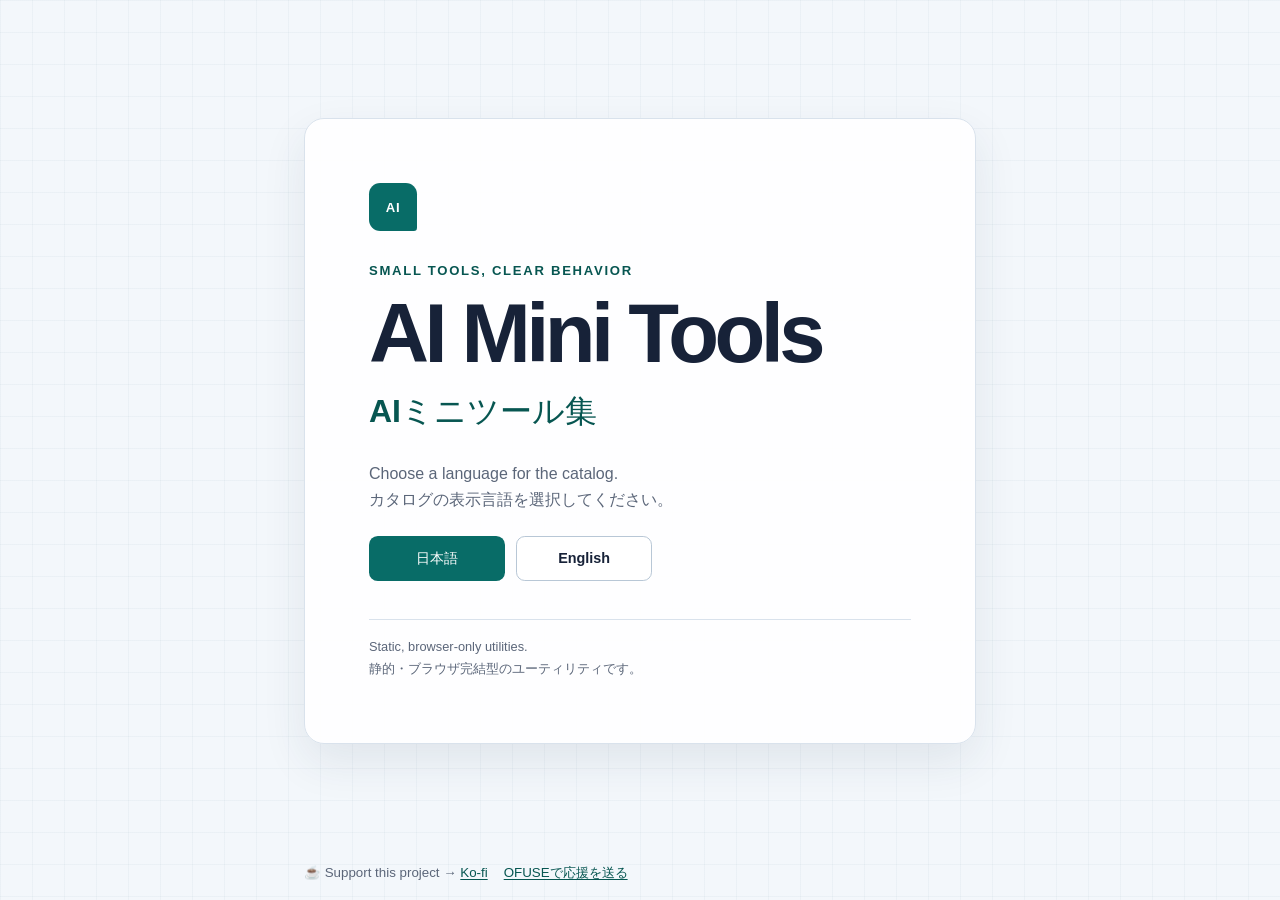
<file: docs/index.html>
<!doctype html>
<html lang="en">
<head>
  <meta charset="utf-8">
  <meta name="viewport" content="width=device-width, initial-scale=1">
  <meta name="description" content="Choose Japanese or English for the AI Mini Tools catalog.">
  <meta name="color-scheme" content="light">
  <title>AI Mini Tools / AIミニツール集</title>
  <link rel="icon" href="./assets/favicon.svg" type="image/svg+xml">
  <link rel="stylesheet" href="./assets/css/site.css">
</head>
<body class="landing-page">
  <a class="skip-link" href="#main">Skip to language selection</a>

  <main id="main" class="landing-shell">
    <div class="brand-mark" aria-hidden="true">AI</div>
    <p class="eyebrow">Small tools, clear behavior</p>
    <h1>AI Mini Tools</h1>
    <p class="landing-japanese" lang="ja">AIミニツール集</p>
    <p class="landing-summary">
      Choose a language for the catalog.<br>
      <span lang="ja">カタログの表示言語を選択してください。</span>
    </p>

    <nav class="language-choice" aria-label="Language / 言語">
      <a class="button button-primary" href="./ja/" lang="ja">日本語</a>
      <a class="button button-secondary" href="./en/" lang="en">English</a>
    </nav>

    <p class="landing-note">
      Static, browser-only utilities.<br>
      <span lang="ja">静的・ブラウザ完結型のユーティリティです。</span>
    </p>
  </main>

  <footer class="landing-support" aria-label="Project support">
    <div class="support-links">
      <span>☕ Support this project → <a href="https://ko-fi.com/noarecord" target="_blank" rel="noopener">Ko-fi</a></span>
      <a href="https://ofuse.me/o?uid=142448" data-ofuse-widget-button data-ofuse-id="142448" data-ofuse-size="small">OFUSEで応援を送る</a>
      <script async src="https://ofuse.me/assets/platform/widget.js" charset="utf-8"></script>
    </div>
  </footer>
</body>
</html>
</file>
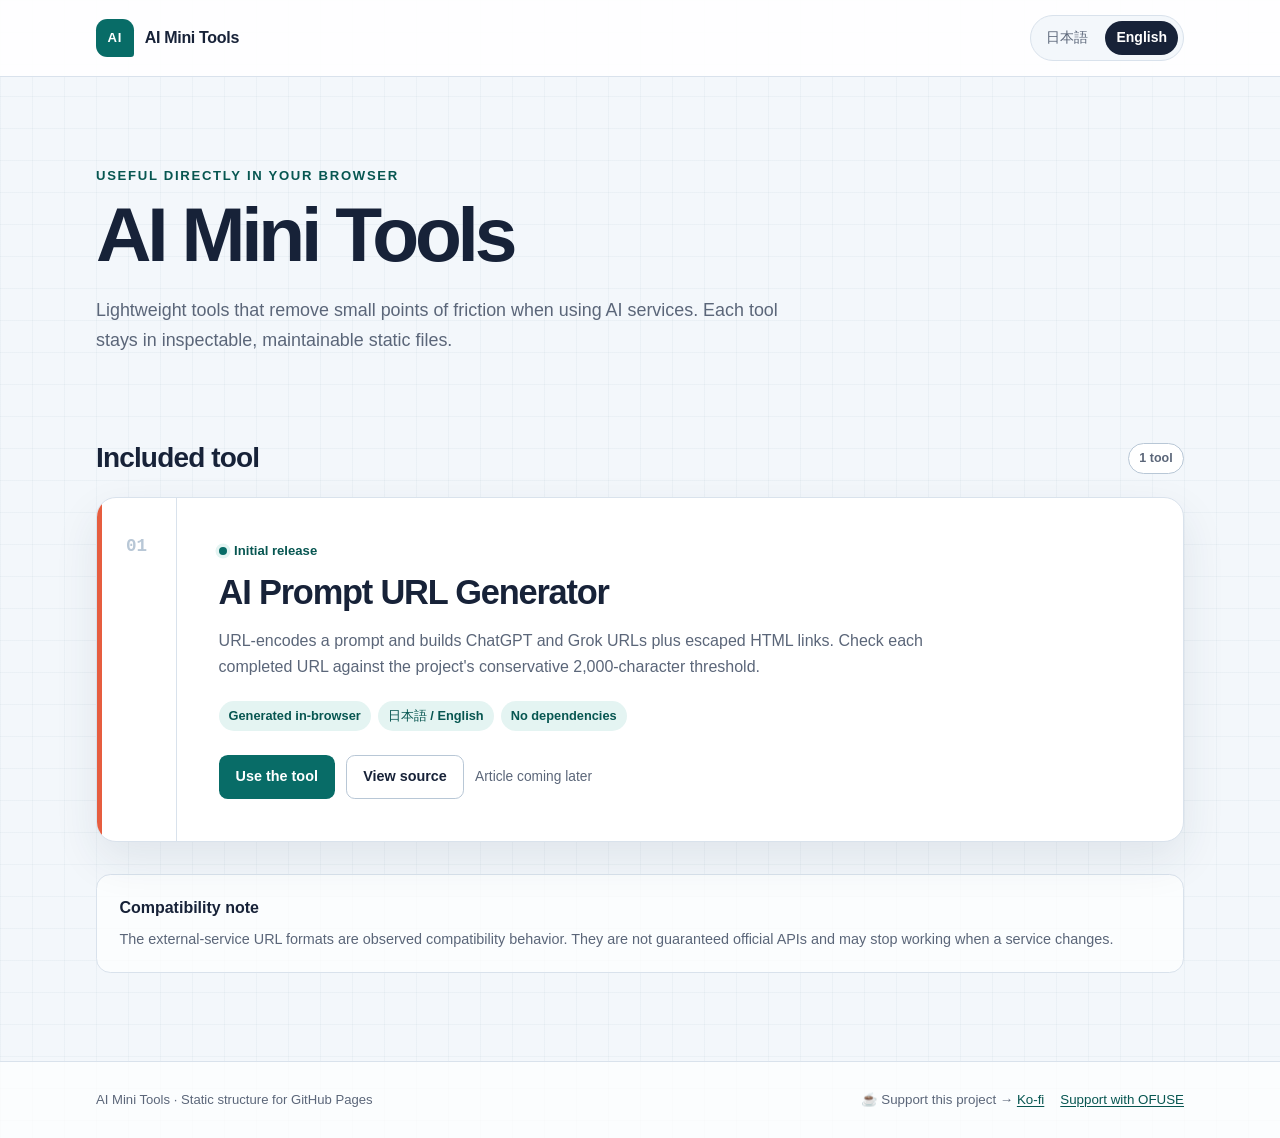
<file: docs/en/index.html>
<!doctype html>
<html lang="en">
<head>
  <meta charset="utf-8">
  <meta name="viewport" content="width=device-width, initial-scale=1">
  <meta name="description" content="A catalog of small, practical utilities for working with AI services.">
  <meta name="color-scheme" content="light">
  <title>AI Mini Tools</title>
  <link rel="icon" href="../assets/favicon.svg" type="image/svg+xml">
  <link rel="stylesheet" href="../assets/css/site.css">
</head>
<body>
  <a class="skip-link" href="#main">Skip to content</a>

  <header class="site-header">
    <div class="site-shell header-inner">
      <a class="brand" href="../" aria-label="AI Mini Tools language selection">
        <span class="brand-mark" aria-hidden="true">AI</span>
        <span>AI Mini Tools</span>
      </a>
      <nav class="language-nav" aria-label="Language">
        <a href="../ja/" lang="ja">日本語</a>
        <a href="./" lang="en" aria-current="page">English</a>
      </nav>
    </div>
  </header>

  <main id="main" class="site-shell page-main">
    <section class="catalog-intro" aria-labelledby="page-title">
      <p class="eyebrow">Useful directly in your browser</p>
      <h1 id="page-title">AI Mini Tools</h1>
      <p>Lightweight tools that remove small points of friction when using AI services. Each tool stays in inspectable, maintainable static files.</p>
    </section>

    <section aria-labelledby="tools-heading">
      <div class="section-heading">
        <h2 id="tools-heading">Included tool</h2>
        <span class="count-badge">1 tool</span>
      </div>

      <article class="tool-card">
        <div class="tool-number" aria-hidden="true">01</div>
        <div class="tool-content">
          <p class="tool-status"><span class="status-dot" aria-hidden="true"></span>Initial release</p>
          <h3>AI Prompt URL Generator</h3>
          <p>URL-encodes a prompt and builds ChatGPT and Grok URLs plus escaped HTML links. Check each completed URL against the project's conservative 2,000-character threshold.</p>
          <ul class="tag-list" aria-label="Features">
            <li>Generated in-browser</li>
            <li>日本語 / English</li>
            <li>No dependencies</li>
          </ul>
          <div class="tool-actions">
            <a class="button button-primary" href="../tools/ai-prompt-url-generator/?lang=en">Use the tool</a>
            <a class="button button-secondary" href="https://github.com/NoaRecord/ai-mini-tools/blob/main/docs/tools/ai-prompt-url-generator/index.html">View source</a>
            <span class="text-pending">Article coming later</span>
          </div>
        </div>
      </article>
    </section>

    <aside class="notice-panel" aria-labelledby="notice-title">
      <h2 id="notice-title">Compatibility note</h2>
      <p>The external-service URL formats are observed compatibility behavior. They are not guaranteed official APIs and may stop working when a service changes.</p>
    </aside>
  </main>

  <footer class="site-footer">
    <div class="site-shell footer-content">
      <span>AI Mini Tools · Static structure for GitHub Pages</span>
      <div class="support-links">
        <span>☕ Support this project → <a href="https://ko-fi.com/noarecord" target="_blank" rel="noopener">Ko-fi</a></span>
        <a href="https://ofuse.me/o?uid=142448" data-ofuse-widget-button data-ofuse-id="142448" data-ofuse-size="small">Support with OFUSE</a>
        <script async src="https://ofuse.me/assets/platform/widget.js" charset="utf-8"></script>
      </div>
    </div>
  </footer>
</body>
</html>
</file>
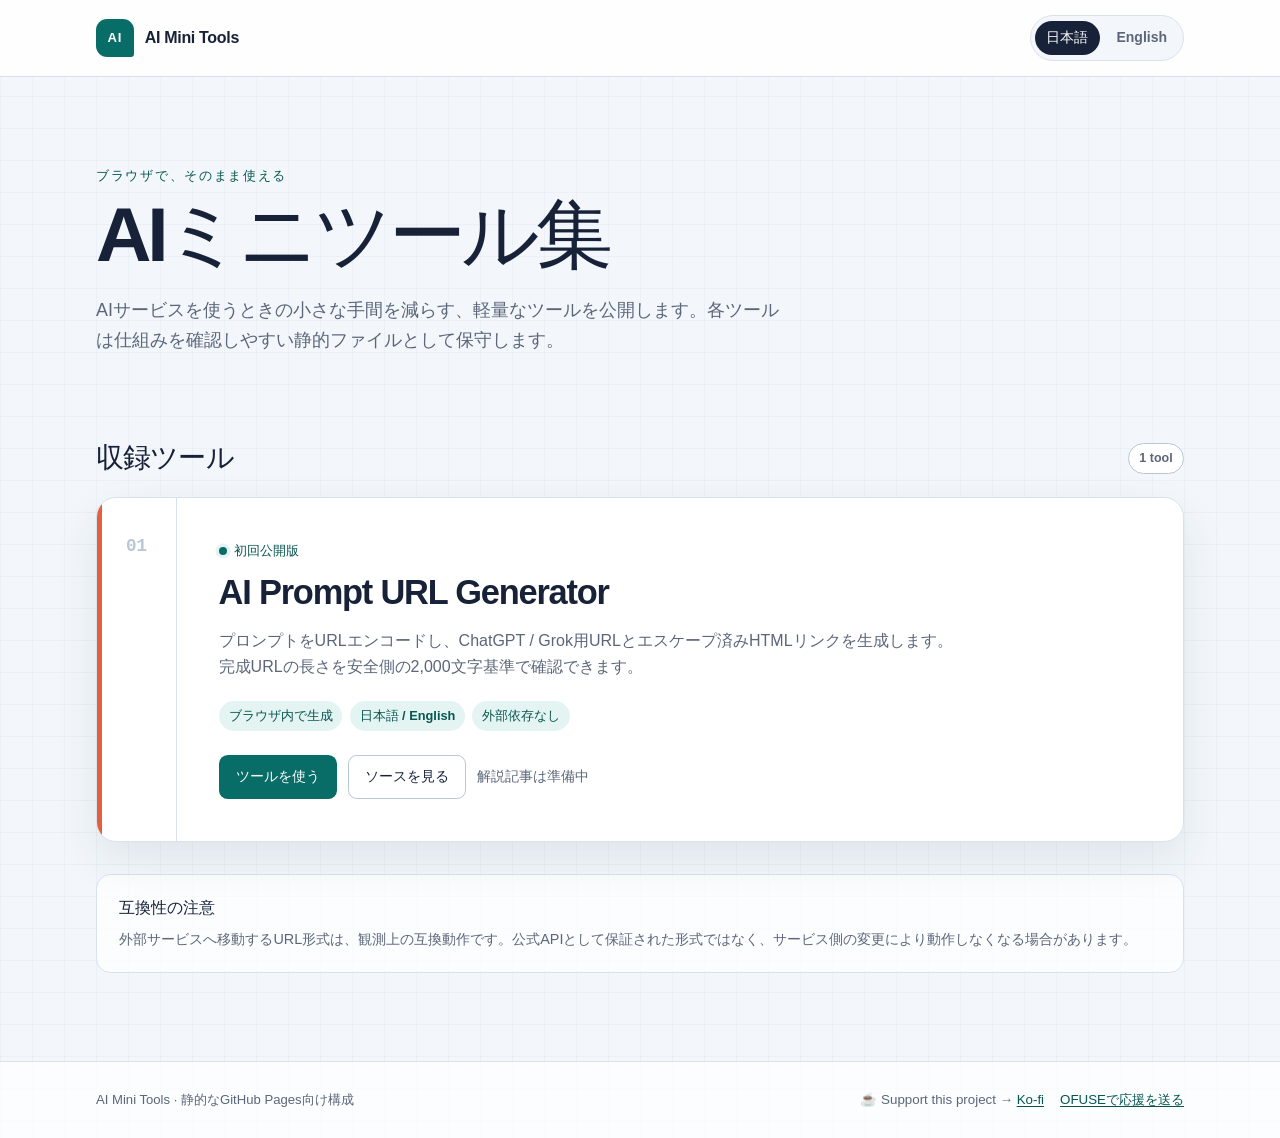
<file: docs/ja/index.html>
<!doctype html>
<html lang="ja">
<head>
  <meta charset="utf-8">
  <meta name="viewport" content="width=device-width, initial-scale=1">
  <meta name="description" content="小さく実用的なAI関連ユーティリティをまとめた、AIミニツール集です。">
  <meta name="color-scheme" content="light">
  <title>AIミニツール集</title>
  <link rel="icon" href="../assets/favicon.svg" type="image/svg+xml">
  <link rel="stylesheet" href="../assets/css/site.css">
</head>
<body>
  <a class="skip-link" href="#main">本文へ移動</a>

  <header class="site-header">
    <div class="site-shell header-inner">
      <a class="brand" href="../" aria-label="AIミニツール集 言語選択へ">
        <span class="brand-mark" aria-hidden="true">AI</span>
        <span>AI Mini Tools</span>
      </a>
      <nav class="language-nav" aria-label="言語">
        <a href="./" lang="ja" aria-current="page">日本語</a>
        <a href="../en/" lang="en">English</a>
      </nav>
    </div>
  </header>

  <main id="main" class="site-shell page-main">
    <section class="catalog-intro" aria-labelledby="page-title">
      <p class="eyebrow">ブラウザで、そのまま使える</p>
      <h1 id="page-title">AIミニツール集</h1>
      <p>AIサービスを使うときの小さな手間を減らす、軽量なツールを公開します。各ツールは仕組みを確認しやすい静的ファイルとして保守します。</p>
    </section>

    <section aria-labelledby="tools-heading">
      <div class="section-heading">
        <h2 id="tools-heading">収録ツール</h2>
        <span class="count-badge">1 tool</span>
      </div>

      <article class="tool-card">
        <div class="tool-number" aria-hidden="true">01</div>
        <div class="tool-content">
          <p class="tool-status"><span class="status-dot" aria-hidden="true"></span>初回公開版</p>
          <h3>AI Prompt URL Generator</h3>
          <p>プロンプトをURLエンコードし、ChatGPT / Grok用URLとエスケープ済みHTMLリンクを生成します。完成URLの長さを安全側の2,000文字基準で確認できます。</p>
          <ul class="tag-list" aria-label="特徴">
            <li>ブラウザ内で生成</li>
            <li>日本語 / English</li>
            <li>外部依存なし</li>
          </ul>
          <div class="tool-actions">
            <a class="button button-primary" href="../tools/ai-prompt-url-generator/?lang=ja">ツールを使う</a>
            <a class="button button-secondary" href="https://github.com/NoaRecord/ai-mini-tools/blob/main/docs/tools/ai-prompt-url-generator/index.html">ソースを見る</a>
            <span class="text-pending">解説記事は準備中</span>
          </div>
        </div>
      </article>
    </section>

    <aside class="notice-panel" aria-labelledby="notice-title">
      <h2 id="notice-title">互換性の注意</h2>
      <p>外部サービスへ移動するURL形式は、観測上の互換動作です。公式APIとして保証された形式ではなく、サービス側の変更により動作しなくなる場合があります。</p>
    </aside>
  </main>

  <footer class="site-footer">
    <div class="site-shell footer-content">
      <span>AI Mini Tools · 静的なGitHub Pages向け構成</span>
      <div class="support-links">
        <span>☕ Support this project → <a href="https://ko-fi.com/noarecord" target="_blank" rel="noopener">Ko-fi</a></span>
        <a href="https://ofuse.me/o?uid=142448" data-ofuse-widget-button data-ofuse-id="142448" data-ofuse-size="small">OFUSEで応援を送る</a>
        <script async src="https://ofuse.me/assets/platform/widget.js" charset="utf-8"></script>
      </div>
    </div>
  </footer>
</body>
</html>
</file>
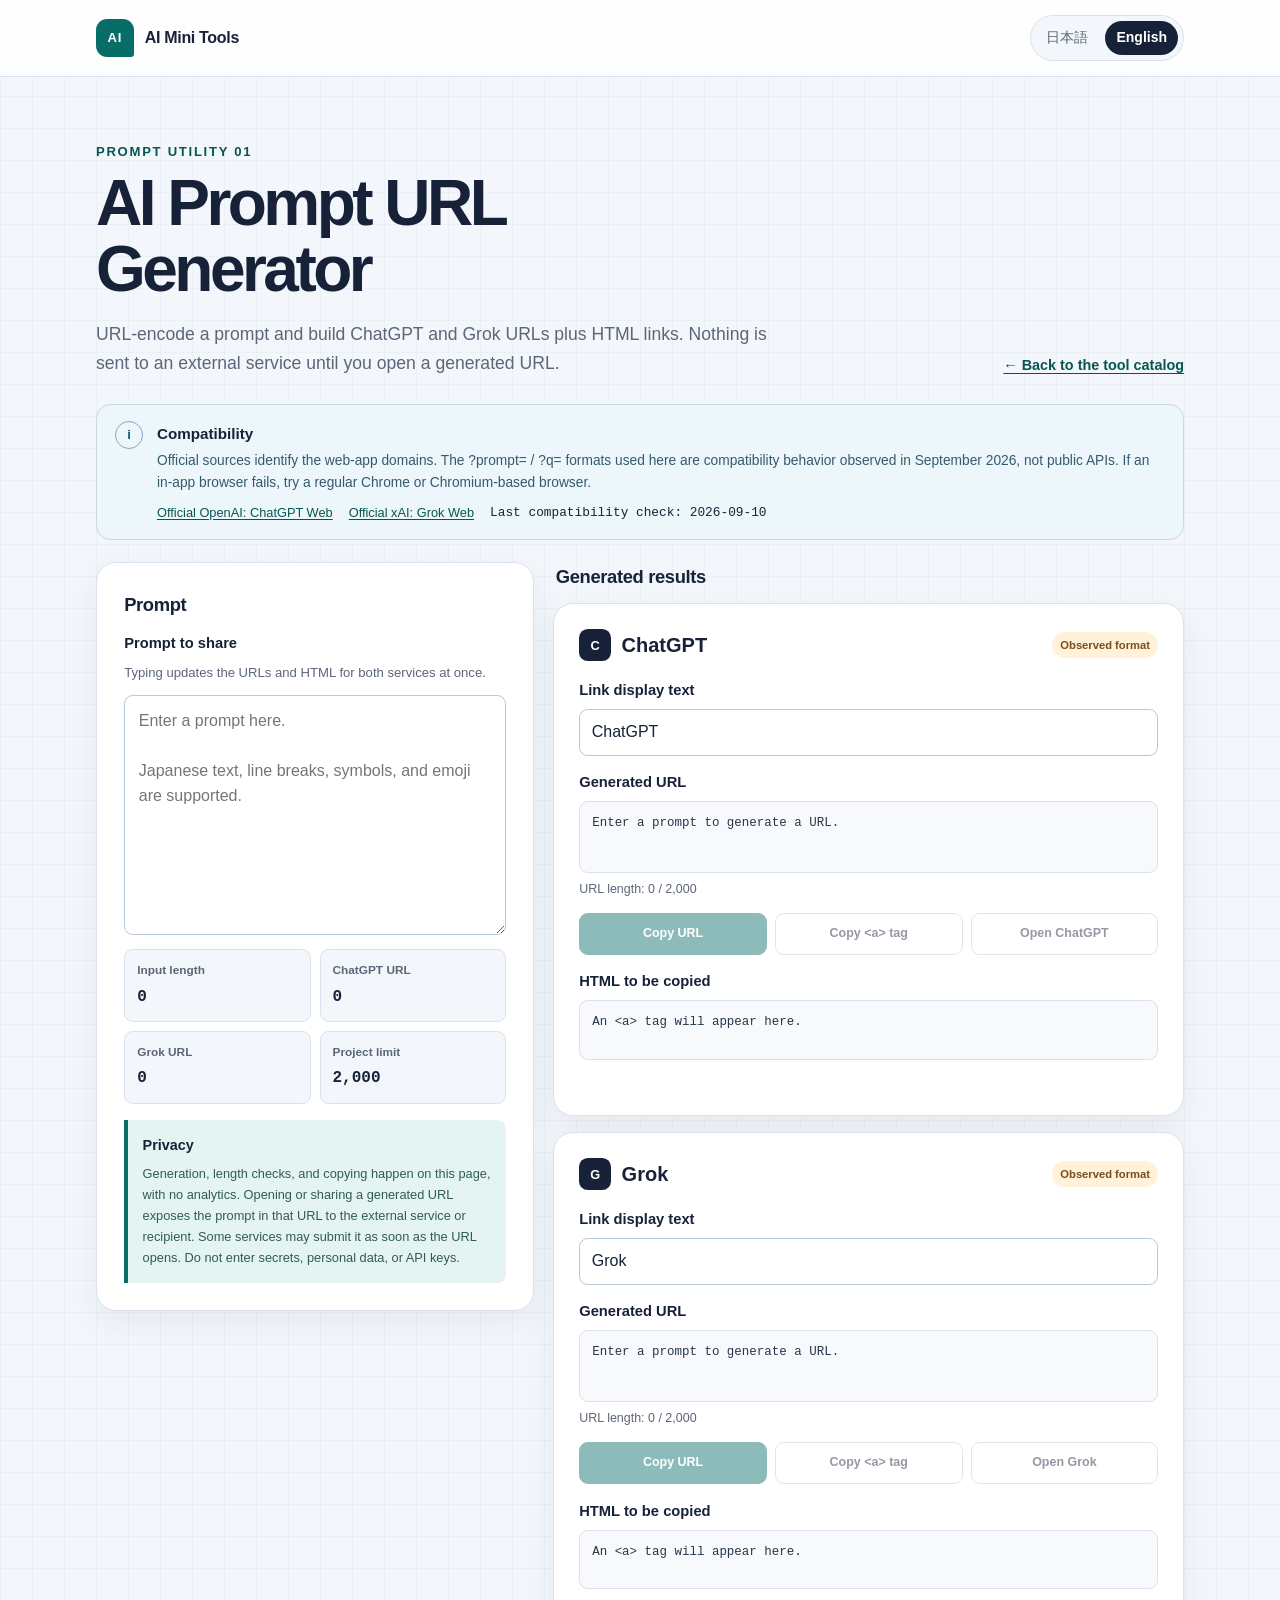
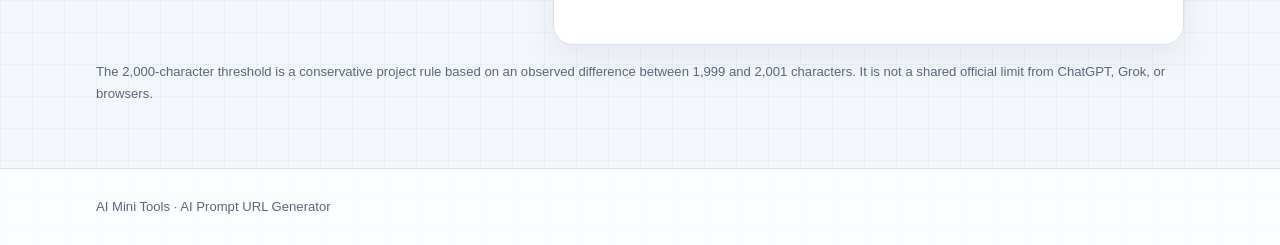
<file: docs/tools/ai-prompt-url-generator/index.html>
<!doctype html>
<html lang="ja">
<head>
  <meta charset="utf-8">
  <meta name="viewport" content="width=device-width, initial-scale=1">
  <meta name="description" content="プロンプト入りのChatGPT / Grok URLとHTMLリンクをブラウザ内で生成します。">
  <meta name="color-scheme" content="light">
  <title>AI Prompt URL Generator | AIミニツール集</title>
  <link rel="icon" href="../../assets/favicon.svg" type="image/svg+xml">
  <link rel="stylesheet" href="../../assets/css/site.css">
  <link rel="stylesheet" href="../../assets/css/prompt-url-generator.css">
  <script src="../../assets/js/prompt-url-core.js" defer></script>
  <script src="../../assets/js/prompt-url-generator.js" defer></script>
</head>
<body>
  <a class="skip-link" href="#generator" data-i18n="skipLink">ツール本体へ移動</a>

  <header class="site-header">
    <div class="site-shell header-inner">
      <a id="brand-link" class="brand" href="../../ja/">
        <span class="brand-mark" aria-hidden="true">AI</span>
        <span>AI Mini Tools</span>
      </a>
      <nav class="language-nav" data-i18n-aria-label="languageLabel" aria-label="言語">
        <a href="?lang=ja" lang="ja" data-language-link="ja" aria-current="page">日本語</a>
        <a href="?lang=en" lang="en" data-language-link="en">English</a>
      </nav>
    </div>
  </header>

  <main class="site-shell tool-main">
    <section class="tool-intro" aria-labelledby="page-title">
      <div class="tool-intro-copy">
        <p class="eyebrow" data-i18n="eyebrow">Prompt utility 01</p>
        <h1 id="page-title" data-i18n="title">AI Prompt URL Generator</h1>
        <p data-i18n="description">プロンプトをURLエンコードし、ChatGPT / Grok用のURLとHTMLリンクを生成します。入力内容は、生成URLを開くまで外部サービスへ送信しません。</p>
      </div>
      <a id="catalog-link" class="catalog-return" href="../../ja/" data-i18n="catalogLink">← ツール一覧へ戻る</a>
    </section>

    <aside class="compatibility-banner" aria-labelledby="compatibility-title">
      <span class="compatibility-icon" aria-hidden="true">i</span>
      <div>
        <h2 id="compatibility-title" data-i18n="compatibilityTitle">互換性について</h2>
        <p data-i18n="compatibilityText">公式資料で確認できるのはWebアプリのドメインです。ここで使う ?prompt= / ?q= は2026年9月の実機観測に基づく互換形式で、公開APIではありません。内部ブラウザで開けない場合は、通常のChrome / Chromium系ブラウザを試してください。</p>
        <div class="compatibility-links">
          <a href="https://learn.chatgpt.com/docs/web" target="_blank" rel="noopener noreferrer" data-i18n="openAiReference">OpenAI公式: ChatGPT Web</a>
          <a href="https://docs.x.ai/grok/faq" target="_blank" rel="noopener noreferrer" data-i18n="xaiReference">xAI公式: Grok Web</a>
          <span class="verification-line" data-i18n="verificationLabel">最終互換確認: 2026-09-10</span>
        </div>
      </div>
    </aside>

    <section id="generator" class="generator-layout" aria-label="AI Prompt URL Generator">
      <div class="panel prompt-panel">
        <div class="panel-heading">
          <h2 data-i18n="promptSection">プロンプト</h2>
        </div>

        <label class="field-label" for="prompt" data-i18n="promptLabel">共有するプロンプト</label>
        <p id="prompt-hint" class="field-hint" data-i18n="promptHint">入力すると、2サービス分のURLとHTMLを同時に更新します。</p>
        <textarea id="prompt" aria-describedby="prompt-hint privacy-note" data-i18n-placeholder="promptPlaceholder" placeholder="ここにプロンプトを入力してください。&#10;&#10;日本語、改行、記号、絵文字も使用できます。" spellcheck="false"></textarea>

        <dl class="stats-grid">
          <div class="stat-box">
            <dt data-i18n="inputLength">入力文字数</dt>
            <dd id="prompt-length">0</dd>
          </div>
          <div class="stat-box">
            <dt data-i18n="chatgptLength">ChatGPT URL</dt>
            <dd id="chatgpt-length">0</dd>
          </div>
          <div class="stat-box">
            <dt data-i18n="grokLength">Grok URL</dt>
            <dd id="grok-length">0</dd>
          </div>
          <div class="stat-box">
            <dt data-i18n="projectLimit">自主上限</dt>
            <dd>2,000</dd>
          </div>
        </dl>

        <div id="overall-error" class="overall-error" role="alert" hidden></div>

        <aside id="privacy-note" class="privacy-note" aria-labelledby="privacy-title">
          <h3 id="privacy-title" data-i18n="privacyTitle">プライバシー</h3>
          <p data-i18n="privacyText">生成・文字数判定・コピー処理はこのページ内で行い、アクセス解析はありません。生成URLを開く、または共有すると、URL内のプロンプトが外部サービスや共有先に渡ります。サービスによっては、開くだけで送信が始まる場合があります。秘密情報、個人情報、APIキーは入力しないでください。</p>
        </aside>

        <noscript class="noscript-warning">このツールを使用するにはJavaScriptを有効にしてください。 / Enable JavaScript to use this tool.</noscript>
      </div>

      <div class="results-column">
        <h2 class="results-heading" data-i18n="resultsHeading">生成結果</h2>

        <div class="service-stack">
          <article class="service-card" aria-labelledby="chatgpt-title">
            <header class="service-header">
              <div class="service-name">
                <span class="service-initial" aria-hidden="true">C</span>
                <h3 id="chatgpt-title">ChatGPT</h3>
              </div>
              <span class="assumption-badge" data-i18n="observedFormat">観測上の形式</span>
            </header>

            <div class="service-field">
              <label class="field-label" for="chatgpt-link-text" data-i18n="linkTextLabel">リンク表示文字列</label>
              <input id="chatgpt-link-text" type="text" value="ChatGPT" spellcheck="false">
            </div>

            <div class="url-section">
              <span class="field-label" data-i18n="generatedUrlLabel">生成されたURL</span>
              <code id="chatgpt-url" class="url-box">プロンプトを入力してください。</code>
              <p id="chatgpt-url-info" class="url-info">URL長: 0 / 2,000</p>
            </div>

            <div class="action-row">
              <button id="copy-chatgpt-url" class="action-button primary" type="button" disabled data-i18n="copyUrl">URLをコピー</button>
              <button id="copy-chatgpt-html" class="action-button" type="button" disabled data-i18n="copyHtml">&lt;a&gt;タグをコピー</button>
              <button id="open-chatgpt" class="action-button" type="button" disabled>ChatGPTを開く</button>
            </div>

            <div class="html-section">
              <span class="field-label" data-i18n="htmlPreviewLabel">コピーされるHTML</span>
              <code id="chatgpt-html" class="html-box">&lt;a&gt;タグを生成します。</code>
            </div>
            <p id="chatgpt-status" class="copy-status" role="status" aria-live="polite"></p>
          </article>

          <article class="service-card" aria-labelledby="grok-title">
            <header class="service-header">
              <div class="service-name">
                <span class="service-initial" aria-hidden="true">G</span>
                <h3 id="grok-title">Grok</h3>
              </div>
              <span class="assumption-badge" data-i18n="observedFormat">観測上の形式</span>
            </header>

            <div class="service-field">
              <label class="field-label" for="grok-link-text" data-i18n="linkTextLabel">リンク表示文字列</label>
              <input id="grok-link-text" type="text" value="Grok" spellcheck="false">
            </div>

            <div class="url-section">
              <span class="field-label" data-i18n="generatedUrlLabel">生成されたURL</span>
              <code id="grok-url" class="url-box">プロンプトを入力してください。</code>
              <p id="grok-url-info" class="url-info">URL長: 0 / 2,000</p>
            </div>

            <div class="action-row">
              <button id="copy-grok-url" class="action-button primary" type="button" disabled data-i18n="copyUrl">URLをコピー</button>
              <button id="copy-grok-html" class="action-button" type="button" disabled data-i18n="copyHtml">&lt;a&gt;タグをコピー</button>
              <button id="open-grok" class="action-button" type="button" disabled>Grokを開く</button>
            </div>

            <div class="html-section">
              <span class="field-label" data-i18n="htmlPreviewLabel">コピーされるHTML</span>
              <code id="grok-html" class="html-box">&lt;a&gt;タグを生成します。</code>
            </div>
            <p id="grok-status" class="copy-status" role="status" aria-live="polite"></p>
          </article>
        </div>
      </div>
    </section>

    <p class="limit-note" data-i18n="limitNote">2,000文字は、1,999 / 2,001文字で差が出た実測をもとにした安全側の自主基準です。ChatGPT、Grok、ブラウザの公式な共通上限ではありません。</p>
  </main>

  <footer class="site-footer">
    <div class="site-shell">AI Mini Tools · AI Prompt URL Generator</div>
  </footer>
</body>
</html>
</file>
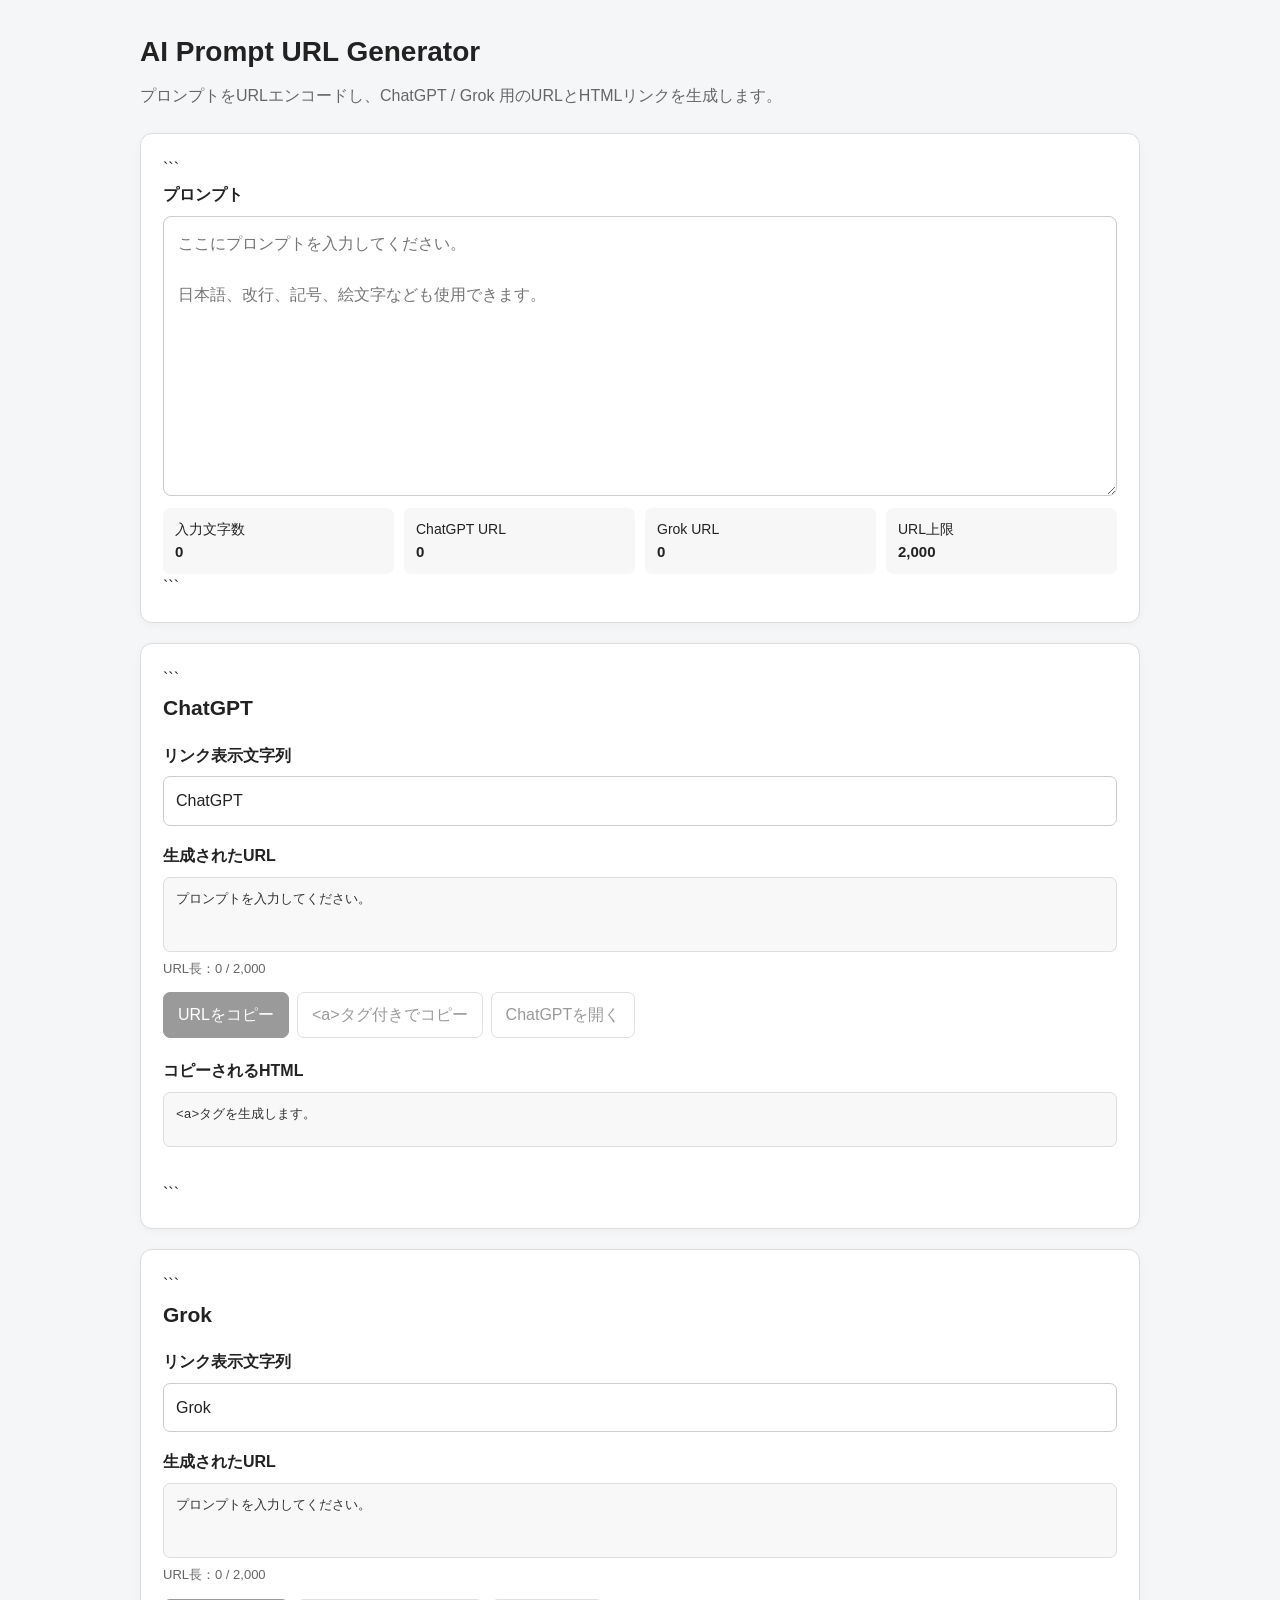
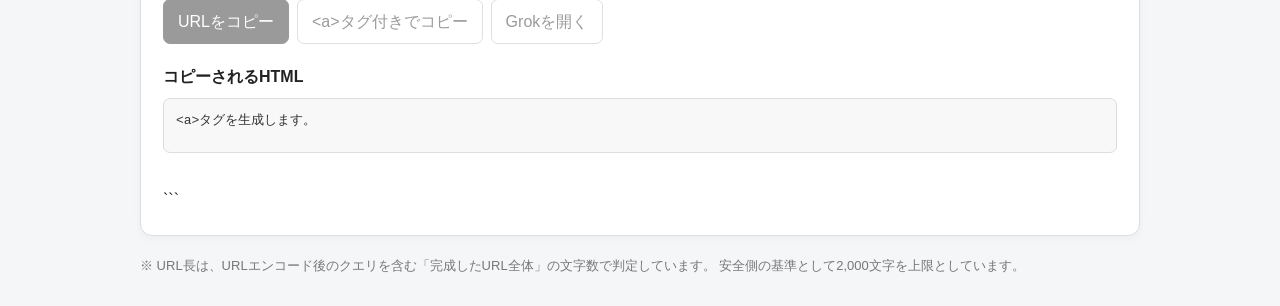
<file: ideas/AI-prompt-URL/ai-prompt-url-generator.html>
<!DOCTYPE html>

<html lang="ja">
<head>
  <meta charset="UTF-8">
  <meta name="viewport" content="width=device-width, initial-scale=1.0">

  <title>AI Prompt URL Generator</title>

  <style>
    * {
      box-sizing: border-box;
    }

    body {
      margin: 0;
      padding: 30px 20px;
      background: #f5f6f8;
      color: #222;
      font-family:
        -apple-system,
        BlinkMacSystemFont,
        "Segoe UI",
        "Hiragino Kaku Gothic ProN",
        "Hiragino Sans",
        "Yu Gothic",
        Meiryo,
        sans-serif;
      line-height: 1.6;
    }

    .container {
      width: 100%;
      max-width: 1000px;
      margin: 0 auto;
    }

    h1 {
      margin: 0 0 8px;
      font-size: 28px;
    }

    .description {
      margin: 0 0 25px;
      color: #666;
    }

    .card {
      background: #fff;
      border: 1px solid #ddd;
      border-radius: 12px;
      padding: 22px;
      margin-bottom: 20px;
      box-shadow: 0 2px 8px rgba(0, 0, 0, 0.04);
    }

    label {
      display: block;
      margin-bottom: 8px;
      font-weight: 600;
    }

    textarea {
      display: block;
      width: 100%;
      min-height: 280px;
      padding: 14px;
      border: 1px solid #ccc;
      border-radius: 8px;
      resize: vertical;
      background: #fff;
      color: #222;
      font: inherit;
      line-height: 1.6;
    }

    textarea:focus,
    input[type="text"]:focus {
      outline: none;
      border-color: #777;
      box-shadow: 0 0 0 3px rgba(0, 0, 0, 0.06);
    }

    .stats {
      display: grid;
      grid-template-columns: repeat(4, minmax(0, 1fr));
      gap: 10px;
      margin-top: 12px;
    }

    .stat {
      padding: 10px 12px;
      background: #f7f7f7;
      border-radius: 7px;
      font-size: 14px;
    }

    .stat strong {
      font-size: 15px;
    }

    .error {
      display: none;
      margin-top: 15px;
      padding: 13px 15px;
      border: 1px solid #e0aaaa;
      border-radius: 8px;
      background: #fff0f0;
      color: #a00000;
      font-weight: 600;
      white-space: pre-wrap;
    }

    .service {
      margin-top: 20px;
    }

    .service h2 {
      margin: 0 0 18px;
      font-size: 21px;
    }

    .field {
      margin-bottom: 17px;
    }

    input[type="text"] {
      display: block;
      width: 100%;
      padding: 11px 12px;
      border: 1px solid #ccc;
      border-radius: 7px;
      background: #fff;
      color: #222;
      font: inherit;
    }

    .url-box {
      width: 100%;
      min-height: 75px;
      padding: 12px;
      border: 1px solid #ddd;
      border-radius: 7px;
      background: #f8f8f8;
      color: #333;
      font-family:
        ui-monospace,
        SFMono-Regular,
        Menlo,
        Consolas,
        monospace;
      font-size: 13px;
      line-height: 1.5;
      word-break: break-all;
      white-space: pre-wrap;
    }

    .url-box.too-long {
      background: #fff0f0;
      border-color: #e0aaaa;
      color: #a00000;
    }

    .url-info {
      margin-top: 7px;
      font-size: 13px;
      color: #666;
    }

    .url-info.warning {
      color: #a00000;
      font-weight: 600;
    }

    .buttons {
      display: flex;
      flex-wrap: wrap;
      gap: 8px;
      margin-top: 13px;
    }

    button {
      appearance: none;
      padding: 9px 14px;
      border: 1px solid #bbb;
      border-radius: 7px;
      background: #fff;
      color: #222;
      cursor: pointer;
      font: inherit;
      transition:
        background 0.15s,
        border-color 0.15s,
        opacity 0.15s;
    }

    button:hover:not(:disabled) {
      background: #f0f0f0;
      border-color: #888;
    }

    button.primary {
      border-color: #222;
      background: #222;
      color: #fff;
    }

    button.primary:hover:not(:disabled) {
      background: #444;
    }

    button:disabled {
      opacity: 0.45;
      cursor: not-allowed;
    }

    .html-preview {
      margin-top: 20px;
    }

    .html-preview code {
      display: block;
      min-height: 55px;
      padding: 12px;
      border: 1px solid #ddd;
      border-radius: 7px;
      background: #f8f8f8;
      color: #333;
      font-family:
        ui-monospace,
        SFMono-Regular,
        Menlo,
        Consolas,
        monospace;
      font-size: 13px;
      line-height: 1.5;
      white-space: pre-wrap;
      word-break: break-all;
    }

    .status {
      min-height: 24px;
      margin-top: 10px;
      color: #167016;
      font-size: 14px;
    }

    .note {
      margin: 20px 0 0;
      color: #777;
      font-size: 13px;
    }

    .limit {
      font-weight: 600;
    }

    @media (max-width: 700px) {
      body {
        padding: 20px 12px;
      }

      .card {
        padding: 17px;
      }

      h1 {
        font-size: 23px;
      }

      .stats {
        grid-template-columns: repeat(2, minmax(0, 1fr));
      }

      textarea {
        min-height: 230px;
      }
    }

    @media (max-width: 430px) {
      .stats {
        grid-template-columns: 1fr;
      }

      .buttons {
        flex-direction: column;
      }

      button {
        width: 100%;
      }
    }
  </style>

</head>

<body>

<div class="container">

  <h1>AI Prompt URL Generator</h1>

  <p class="description">
    プロンプトをURLエンコードし、ChatGPT / Grok 用のURLとHTMLリンクを生成します。
  </p>

  <!-- =========================
       Prompt
       ========================= -->

  <div class="card">

```
<label for="prompt">
  プロンプト
</label>

<textarea
  id="prompt"
  placeholder="ここにプロンプトを入力してください。&#10;&#10;日本語、改行、記号、絵文字なども使用できます。"
  spellcheck="false"
></textarea>


<div class="stats">

  <div class="stat">
    入力文字数<br>
    <strong id="promptLength">0</strong>
  </div>

  <div class="stat">
    ChatGPT URL<br>
    <strong id="chatgptLength">0</strong>
  </div>

  <div class="stat">
    Grok URL<br>
    <strong id="grokLength">0</strong>
  </div>

  <div class="stat">
    URL上限<br>
    <strong>2,000</strong>
  </div>

</div>


<div
  id="error"
  class="error"
  role="alert"
></div>
```

  </div>

  <!-- =========================
       ChatGPT
       ========================= -->

  <div class="card service">

```
<h2>ChatGPT</h2>


<div class="field">

  <label for="chatgptText">
    リンク表示文字列
  </label>

  <input
    type="text"
    id="chatgptText"
    value="ChatGPT"
    spellcheck="false"
  >

</div>


<label>
  生成されたURL
</label>

<div
  id="chatgptUrl"
  class="url-box"
>
  プロンプトを入力してください。
</div>


<div
  id="chatgptUrlInfo"
  class="url-info"
>
  URL長：0 / 2,000
</div>


<div class="buttons">

  <button
    id="copyChatgptUrl"
    class="primary"
    type="button"
    onclick="copyUrl('chatgpt')"
  >
    URLをコピー
  </button>

  <button
    id="copyChatgptHtml"
    type="button"
    onclick="copyHtmlLink('chatgpt')"
  >
    &lt;a&gt;タグ付きでコピー
  </button>

  <button
    id="openChatgpt"
    type="button"
    onclick="openUrl('chatgpt')"
  >
    ChatGPTを開く
  </button>

</div>


<div class="html-preview">

  <label>
    コピーされるHTML
  </label>

  <code id="chatgptHtml">
    &lt;a&gt;タグを生成します。
  </code>

</div>


<div
  id="chatgptStatus"
  class="status"
  aria-live="polite"
></div>
```

  </div>

  <!-- =========================
       Grok
       ========================= -->

  <div class="card service">

```
<h2>Grok</h2>


<div class="field">

  <label for="grokText">
    リンク表示文字列
  </label>

  <input
    type="text"
    id="grokText"
    value="Grok"
    spellcheck="false"
  >

</div>


<label>
  生成されたURL
</label>

<div
  id="grokUrl"
  class="url-box"
>
  プロンプトを入力してください。
</div>


<div
  id="grokUrlInfo"
  class="url-info"
>
  URL長：0 / 2,000
</div>


<div class="buttons">

  <button
    id="copyGrokUrl"
    class="primary"
    type="button"
    onclick="copyUrl('grok')"
  >
    URLをコピー
  </button>

  <button
    id="copyGrokHtml"
    type="button"
    onclick="copyHtmlLink('grok')"
  >
    &lt;a&gt;タグ付きでコピー
  </button>

  <button
    id="openGrok"
    type="button"
    onclick="openUrl('grok')"
  >
    Grokを開く
  </button>

</div>


<div class="html-preview">

  <label>
    コピーされるHTML
  </label>

  <code id="grokHtml">
    &lt;a&gt;タグを生成します。
  </code>

</div>


<div
  id="grokStatus"
  class="status"
  aria-live="polite"
></div>
```

  </div>

  <p class="note">
    ※ URL長は、URLエンコード後のクエリを含む「完成したURL全体」の文字数で判定しています。
    安全側の基準として2,000文字を上限としています。
  </p>

</div>

<script>

  /*
   * ==========================================
   * 基本設定
   * ==========================================
   */

  const MAX_URL_LENGTH = 2000;

  const CHATGPT_BASE_URL =
    "https://chatgpt.com/?prompt=";

  const GROK_BASE_URL =
    "https://grok.com/?q=";


  /*
   * ==========================================
   * DOM
   * ==========================================
   */

  const promptInput =
    document.getElementById("prompt");

  const chatgptText =
    document.getElementById("chatgptText");

  const grokText =
    document.getElementById("grokText");


  /*
   * ==========================================
   * URL生成
   * ==========================================
   */

  function getServiceUrl(service) {

    const prompt =
      promptInput.value;

    if (!prompt) {
      return "";
    }

    const encodedPrompt =
      encodeURIComponent(prompt);

    if (service === "chatgpt") {

      return (
        CHATGPT_BASE_URL +
        encodedPrompt
      );

    }

    if (service === "grok") {

      return (
        GROK_BASE_URL +
        encodedPrompt
      );

    }

    return "";
  }


  /*
   * ==========================================
   * メイン更新処理
   * ==========================================
   */

  function updateAll() {

    const prompt =
      promptInput.value;

    document.getElementById(
      "promptLength"
    ).textContent =
      prompt.length;


    if (!prompt) {

      resetOutput();

      return;
    }


    const chatgptUrl =
      getServiceUrl("chatgpt");

    const grokUrl =
      getServiceUrl("grok");


    updateService(
      "chatgpt",
      chatgptUrl,
      chatgptText.value
    );


    updateService(
      "grok",
      grokUrl,
      grokText.value
    );


    document.getElementById(
      "chatgptLength"
    ).textContent =
      chatgptUrl.length;


    document.getElementById(
      "grokLength"
    ).textContent =
      grokUrl.length;


    updateOverallError(
      chatgptUrl,
      grokUrl
    );
  }


  /*
   * ==========================================
   * サービスごとの表示更新
   * ==========================================
   */

  function updateService(
    service,
    url,
    linkText
  ) {

    const prefix =
      capitalize(service);


    const urlElement =
      document.getElementById(
        service + "Url"
      );

    const urlInfo =
      document.getElementById(
        service + "UrlInfo"
      );

    const htmlElement =
      document.getElementById(
        service + "Html"
      );


    const copyUrlButton =
      document.getElementById(
        "copy" + prefix + "Url"
      );

    const copyHtmlButton =
      document.getElementById(
        "copy" + prefix + "Html"
      );

    const openButton =
      document.getElementById(
        "open" + prefix
      );


    const valid =
      url.length <= MAX_URL_LENGTH;


    /*
     * URL表示
     */

    if (valid) {

      urlElement.textContent =
        url;

      urlElement.classList.remove(
        "too-long"
      );

    } else {

      urlElement.textContent =
        "URLが長すぎるため、このURLは使用できません。";

      urlElement.classList.add(
        "too-long"
      );
    }


    /*
     * URL長表示
     */

    const remaining =
      MAX_URL_LENGTH -
      url.length;


    if (valid) {

      urlInfo.textContent =
        `URL長：${url.length.toLocaleString()} / ` +
        `${MAX_URL_LENGTH.toLocaleString()} ` +
        `（残り ${remaining.toLocaleString()} 文字）`;

      urlInfo.classList.remove(
        "warning"
      );

    } else {

      urlInfo.textContent =
        `URL長：${url.length.toLocaleString()} / ` +
        `${MAX_URL_LENGTH.toLocaleString()} ` +
        `（${Math.abs(remaining).toLocaleString()} 文字超過）`;

      urlInfo.classList.add(
        "warning"
      );
    }


    /*
     * HTMLリンク生成
     */

    if (valid) {

      const text =
        linkText.trim() ||
        service;

      const html =
        `<a href="${escapeAttribute(url)}" ` +
        `target="_blank" ` +
        `rel="noopener noreferrer">` +
        `${escapeHtml(text)}` +
        `</a>`;

      htmlElement.textContent =
        html;

    } else {

      htmlElement.textContent =
        "URLが長すぎるため、HTMLリンクを生成できません。";
    }


    /*
     * ボタン有効 / 無効
     */

    copyUrlButton.disabled =
      !valid;

    copyHtmlButton.disabled =
      !valid;

    openButton.disabled =
      !valid;
  }


  /*
   * ==========================================
   * 全体エラー
   * ==========================================
   */

  function updateOverallError(
    chatgptUrl,
    grokUrl
  ) {

    const error =
      document.getElementById("error");

    const errors = [];


    if (
      chatgptUrl.length >
      MAX_URL_LENGTH
    ) {

      errors.push(
        `ChatGPT：${chatgptUrl.length.toLocaleString()}文字 ` +
        `（上限 ${MAX_URL_LENGTH.toLocaleString()}文字）`
      );
    }


    if (
      grokUrl.length >
      MAX_URL_LENGTH
    ) {

      errors.push(
        `Grok：${grokUrl.length.toLocaleString()}文字 ` +
        `（上限 ${MAX_URL_LENGTH.toLocaleString()}文字）`
      );
    }


    if (errors.length > 0) {

      error.textContent =
        "プロンプトが長すぎます。\n\n" +
        errors.join("\n") +
        "\n\n" +
        "プロンプトを短くして、URL全体が2,000文字以内になるようにしてください。";

      error.style.display =
        "block";

    } else {

      error.textContent =
        "";

      error.style.display =
        "none";
    }
  }


  /*
   * ==========================================
   * URLコピー
   * ==========================================
   */

  async function copyUrl(service) {

    const url =
      getServiceUrl(service);


    if (
      !url ||
      url.length >
      MAX_URL_LENGTH
    ) {

      return;
    }


    try {

      if (
        navigator.clipboard &&
        navigator.clipboard.writeText
      ) {

        await navigator.clipboard.writeText(
          url
        );

      } else {

        fallbackCopy(url);
      }


      showStatus(
        service,
        "URLをコピーしました。"
      );

    } catch (error) {

      try {

        fallbackCopy(url);

        showStatus(
          service,
          "URLをコピーしました。"
        );

      } catch (fallbackError) {

        showStatus(
          service,
          "コピーに失敗しました。"
        );
      }
    }
  }


  /*
   * ==========================================
   * HTMLリンクコピー
   * ==========================================
   */

  async function copyHtmlLink(service) {

    const url =
      getServiceUrl(service);


    if (
      !url ||
      url.length >
      MAX_URL_LENGTH
    ) {

      return;
    }


    const linkText =
      service === "chatgpt"
        ? chatgptText.value.trim()
        : grokText.value.trim();


    const text =
      linkText ||
      service;


    const html =
      `<a href="${escapeAttribute(url)}" ` +
      `target="_blank" ` +
      `rel="noopener noreferrer">` +
      `${escapeHtml(text)}` +
      `</a>`;


    /*
     * HTML Clipboard API
     *
     * text/html と text/plain の両方を
     * クリップボードに格納します。
     *
     * HTML対応アプリ：
     *   → クリック可能なリンクとして貼り付け
     *
     * プレーンテキスト環境：
     *   → <a href="...">...</a> として貼り付け
     */

    try {

      if (
        navigator.clipboard &&
        window.ClipboardItem &&
        navigator.clipboard.write
      ) {

        const clipboardItem =
          new ClipboardItem({

            "text/html":
              new Blob(
                [html],
                {
                  type: "text/html"
                }
              ),

            "text/plain":
              new Blob(
                [html],
                {
                  type: "text/plain"
                }
              )
          });


        await navigator.clipboard.write([
          clipboardItem
        ]);

      } else {

        fallbackCopy(html);
      }


      showStatus(
        service,
        "<a>タグ付きHTMLをコピーしました。"
      );

    } catch (error) {

      try {

        fallbackCopy(html);

        showStatus(
          service,
          "<a>タグ付きHTMLをコピーしました。"
        );

      } catch (fallbackError) {

        showStatus(
          service,
          "コピーに失敗しました。"
        );
      }
    }
  }


  /*
   * ==========================================
   * URLを開く
   * ==========================================
   */

  function openUrl(service) {

    const url =
      getServiceUrl(service);


    if (
      !url ||
      url.length >
      MAX_URL_LENGTH
    ) {

      return;
    }


    window.open(
      url,
      "_blank",
      "noopener,noreferrer"
    );
  }


  /*
   * ==========================================
   * HTMLエスケープ
   * ==========================================
   */

  function escapeHtml(text) {

    return String(text)
      .replace(
        /&/g,
        "&amp;"
      )
      .replace(
        /</g,
        "&lt;"
      )
      .replace(
        />/g,
        "&gt;"
      )
      .replace(
        /"/g,
        "&quot;"
      )
      .replace(
        /'/g,
        "&#039;"
      );
  }


  /*
   * ==========================================
   * HTML属性用エスケープ
   * ==========================================
   */

  function escapeAttribute(text) {

    return String(text)
      .replace(
        /&/g,
        "&amp;"
      )
      .replace(
        /"/g,
        "&quot;"
      )
      .replace(
        /</g,
        "&lt;"
      )
      .replace(
        />/g,
        "&gt;"
      );
  }


  /*
   * ==========================================
   * Clipboard API フォールバック
   * ==========================================
   *
   * file:// から開いた場合など、
   * navigator.clipboard が利用できない環境に対応。
   */

  function fallbackCopy(text) {

    const textarea =
      document.createElement(
        "textarea"
      );


    textarea.value =
      text;

    textarea.style.position =
      "fixed";

    textarea.style.left =
      "-9999px";

    textarea.style.top =
      "0";

    textarea.style.opacity =
      "0";


    document.body.appendChild(
      textarea
    );


    textarea.focus();

    textarea.select();


    const success =
      document.execCommand(
        "copy"
      );


    document.body.removeChild(
      textarea
    );


    if (!success) {

      throw new Error(
        "コピーに失敗しました。"
      );
    }
  }


  /*
   * ==========================================
   * ステータス表示
   * ==========================================
   */

  function showStatus(
    service,
    message
  ) {

    const element =
      document.getElementById(
        service + "Status"
      );


    element.textContent =
      message;


    setTimeout(
      () => {
        element.textContent =
          "";
      },
      2500
    );
  }


  /*
   * ==========================================
   * 初期化
   * ==========================================
   */

  function resetOutput() {

    document.getElementById(
      "chatgptUrl"
    ).textContent =
      "プロンプトを入力してください。";

    document.getElementById(
      "grokUrl"
    ).textContent =
      "プロンプトを入力してください。";


    document.getElementById(
      "chatgptUrl"
    ).classList.remove(
      "too-long"
    );

    document.getElementById(
      "grokUrl"
    ).classList.remove(
      "too-long"
    );


    document.getElementById(
      "chatgptUrlInfo"
    ).textContent =
      "URL長：0 / 2,000";

    document.getElementById(
      "grokUrlInfo"
    ).textContent =
      "URL長：0 / 2,000";


    document.getElementById(
      "chatgptUrlInfo"
    ).classList.remove(
      "warning"
    );

    document.getElementById(
      "grokUrlInfo"
    ).classList.remove(
      "warning"
    );


    document.getElementById(
      "chatgptHtml"
    ).textContent =
      "<a>タグを生成します。";

    document.getElementById(
      "grokHtml"
    ).textContent =
      "<a>タグを生成します。";


    document.getElementById(
      "chatgptLength"
    ).textContent =
      "0";

    document.getElementById(
      "grokLength"
    ).textContent =
      "0";


    document.getElementById(
      "error"
    ).style.display =
      "none";


    const buttons = [

      "copyChatgptUrl",
      "copyChatgptHtml",
      "openChatgpt",

      "copyGrokUrl",
      "copyGrokHtml",
      "openGrok"

    ];


    buttons.forEach(
      id => {
        document.getElementById(
          id
        ).disabled = true;
      }
    );
  }


  /*
   * ==========================================
   * 先頭文字を大文字化
   * ==========================================
   */

  function capitalize(text) {

    return (
      text.charAt(0).toUpperCase() +
      text.slice(1)
    );
  }


  /*
   * ==========================================
   * イベント
   * ==========================================
   */

  promptInput.addEventListener(
    "input",
    updateAll
  );

  chatgptText.addEventListener(
    "input",
    updateAll
  );

  grokText.addEventListener(
    "input",
    updateAll
  );


  /*
   * ==========================================
   * 初期状態
   * ==========================================
   */

  resetOutput();

</script>

</body>
</html>
</file>
<file: docs/assets/css/site.css>
/*
 * Shared presentation for the landing page and bilingual catalog.
 * The palette and spacing are intentionally framework-free so GitHub Pages can
 * publish the files directly without a build step.
 */
:root {
  --color-ink: #172238;
  --color-muted: #5b6679;
  --color-surface: #ffffff;
  --color-canvas: #f3f7fb;
  --color-line: #d9e2ec;
  --color-line-strong: #b8c7d6;
  --color-accent: #086c67;
  --color-accent-dark: #075651;
  --color-accent-soft: #e4f4f2;
  --color-highlight: #e65d3f;
  --color-focus: #0a66c2;
  --shadow-card: 0 18px 45px rgba(28, 52, 78, 0.09);
  --radius-small: 0.55rem;
  --radius-medium: 0.9rem;
  --radius-large: 1.25rem;
  --site-width: 68rem;
  color: var(--color-ink);
  background: var(--color-canvas);
  font-family: Inter, ui-sans-serif, -apple-system, BlinkMacSystemFont, "Segoe UI",
    "Hiragino Sans", "Yu Gothic UI", Meiryo, sans-serif;
  font-size: 100%;
  line-height: 1.65;
  font-synthesis: none;
}

* {
  box-sizing: border-box;
}

html {
  min-width: 20rem;
  background: var(--color-canvas);
}

body {
  min-height: 100vh;
  margin: 0;
  color: var(--color-ink);
  background:
    linear-gradient(rgba(16, 75, 103, 0.035) 1px, transparent 1px),
    linear-gradient(90deg, rgba(16, 75, 103, 0.035) 1px, transparent 1px),
    var(--color-canvas);
  background-size: 2rem 2rem;
}

a {
  color: var(--color-accent-dark);
  text-underline-offset: 0.18em;
}

a:hover {
  text-decoration-thickness: 0.12em;
}

a:focus-visible,
button:focus-visible,
textarea:focus-visible,
input:focus-visible {
  outline: 0.2rem solid var(--color-focus);
  outline-offset: 0.18rem;
}

.skip-link {
  position: fixed;
  z-index: 100;
  top: 0.75rem;
  left: 0.75rem;
  padding: 0.6rem 0.85rem;
  border-radius: var(--radius-small);
  color: #ffffff;
  background: var(--color-ink);
  transform: translateY(-180%);
}

.skip-link:focus {
  transform: translateY(0);
}

.site-shell {
  width: min(calc(100% - 2rem), var(--site-width));
  margin-inline: auto;
}

.site-header {
  border-bottom: 1px solid var(--color-line);
  background: rgba(255, 255, 255, 0.92);
}

.header-inner {
  display: flex;
  align-items: center;
  justify-content: space-between;
  min-height: 4.75rem;
  gap: 1rem;
}

.brand {
  display: inline-flex;
  align-items: center;
  gap: 0.7rem;
  color: var(--color-ink);
  font-weight: 750;
  letter-spacing: -0.02em;
  text-decoration: none;
}

.brand-mark {
  display: inline-grid;
  width: 2.35rem;
  height: 2.35rem;
  place-items: center;
  border-radius: 0.7rem 0.7rem 0.2rem 0.7rem;
  color: #ffffff;
  background: var(--color-accent);
  font-size: 0.82rem;
  font-weight: 800;
  letter-spacing: 0.05em;
}

.language-nav {
  display: flex;
  align-items: center;
  gap: 0.35rem;
  padding: 0.3rem;
  border: 1px solid var(--color-line);
  border-radius: 999px;
  background: var(--color-canvas);
  font-size: 0.875rem;
  font-weight: 650;
}

.language-nav a {
  padding: 0.35rem 0.7rem;
  border-radius: 999px;
  color: var(--color-muted);
  text-decoration: none;
}

.language-nav a[aria-current="page"] {
  color: #ffffff;
  background: var(--color-ink);
}

.page-main {
  padding-block: clamp(2.8rem, 7vw, 5.5rem);
}

.catalog-intro {
  max-width: 46rem;
  margin-bottom: clamp(3rem, 7vw, 5rem);
}

.eyebrow {
  margin: 0 0 0.55rem;
  color: var(--color-accent-dark);
  font-size: 0.82rem;
  font-weight: 800;
  letter-spacing: 0.13em;
  text-transform: uppercase;
}

h1,
h2,
h3,
p {
  overflow-wrap: break-word;
}

h1 {
  max-width: 16ch;
  margin: 0;
  font-size: clamp(2.35rem, 7vw, 4.8rem);
  line-height: 1.03;
  letter-spacing: -0.055em;
}

.catalog-intro > p:last-child {
  max-width: 43rem;
  margin: 1.35rem 0 0;
  color: var(--color-muted);
  font-size: clamp(1rem, 2vw, 1.12rem);
}

.section-heading {
  display: flex;
  align-items: center;
  justify-content: space-between;
  gap: 1rem;
  margin-bottom: 1rem;
}

.section-heading h2 {
  margin: 0;
  font-size: clamp(1.35rem, 3vw, 1.75rem);
  letter-spacing: -0.03em;
}

.count-badge {
  padding: 0.25rem 0.65rem;
  border: 1px solid var(--color-line-strong);
  border-radius: 999px;
  color: var(--color-muted);
  background: var(--color-surface);
  font-size: 0.78rem;
  font-weight: 700;
}

.tool-card {
  position: relative;
  display: grid;
  grid-template-columns: 5rem minmax(0, 1fr);
  overflow: hidden;
  border: 1px solid var(--color-line);
  border-radius: var(--radius-large);
  background: var(--color-surface);
  box-shadow: var(--shadow-card);
}

.tool-card::before {
  position: absolute;
  inset: 0 auto 0 0;
  width: 0.32rem;
  background: var(--color-highlight);
  content: "";
}

.tool-number {
  display: grid;
  place-items: start center;
  padding-top: 2.1rem;
  border-right: 1px solid var(--color-line);
  color: var(--color-line-strong);
  font-family: ui-monospace, SFMono-Regular, Consolas, monospace;
  font-size: 1.1rem;
  font-weight: 800;
}

.tool-content {
  padding: clamp(1.5rem, 5vw, 2.6rem);
}

.tool-status {
  display: flex;
  align-items: center;
  gap: 0.45rem;
  margin: 0 0 0.65rem;
  color: var(--color-accent-dark);
  font-size: 0.82rem;
  font-weight: 750;
}

.status-dot {
  width: 0.52rem;
  height: 0.52rem;
  border-radius: 50%;
  background: var(--color-accent);
  box-shadow: 0 0 0 0.22rem var(--color-accent-soft);
}

.tool-content h3 {
  margin: 0;
  font-size: clamp(1.55rem, 4vw, 2.15rem);
  line-height: 1.2;
  letter-spacing: -0.035em;
}

.tool-content > p:not(.tool-status) {
  max-width: 46rem;
  margin: 0.9rem 0 0;
  color: var(--color-muted);
}

.tag-list {
  display: flex;
  flex-wrap: wrap;
  gap: 0.45rem;
  margin: 1.25rem 0 0;
  padding: 0;
  list-style: none;
}

.tag-list li {
  padding: 0.28rem 0.62rem;
  border-radius: 999px;
  color: var(--color-accent-dark);
  background: var(--color-accent-soft);
  font-size: 0.8rem;
  font-weight: 700;
}

.tool-actions,
.language-choice {
  display: flex;
  flex-wrap: wrap;
  align-items: center;
  gap: 0.7rem;
}

.tool-actions {
  margin-top: 1.5rem;
}

.button {
  display: inline-flex;
  min-height: 2.8rem;
  align-items: center;
  justify-content: center;
  padding: 0.62rem 1rem;
  border: 1px solid transparent;
  border-radius: var(--radius-small);
  font-size: 0.9rem;
  font-weight: 750;
  line-height: 1.2;
  text-align: center;
  text-decoration: none;
}

.button-primary {
  color: #ffffff;
  background: var(--color-accent);
}

.button-primary:hover {
  color: #ffffff;
  background: var(--color-accent-dark);
}

.button-secondary {
  border-color: var(--color-line-strong);
  color: var(--color-ink);
  background: var(--color-surface);
}

.is-disabled {
  color: var(--color-muted);
  background: var(--color-canvas);
  cursor: not-allowed;
  opacity: 0.78;
}

.text-pending {
  color: var(--color-muted);
  font-size: 0.86rem;
}

.notice-panel {
  margin-top: 2rem;
  padding: 1.25rem 1.4rem;
  border: 1px solid var(--color-line);
  border-radius: var(--radius-medium);
  background: rgba(255, 255, 255, 0.72);
}

.notice-panel h2 {
  margin: 0;
  font-size: 1rem;
}

.notice-panel p {
  margin: 0.4rem 0 0;
  color: var(--color-muted);
  font-size: 0.9rem;
}

.site-footer {
  padding-block: 1.7rem;
  border-top: 1px solid var(--color-line);
  color: var(--color-muted);
  background: rgba(255, 255, 255, 0.72);
  font-size: 0.82rem;
}

.footer-content,
.support-links {
  display: flex;
  flex-wrap: wrap;
  align-items: center;
  gap: 0.65rem 1rem;
}

.footer-content {
  justify-content: space-between;
}

.support-links {
  font-size: 10pt;
}

.landing-support {
  width: min(100%, 42rem);
  padding-top: 1rem;
  color: var(--color-muted);
}

.landing-page {
  display: grid;
  grid-template-rows: 1fr auto;
  min-height: 100vh;
  place-items: center;
  padding: 1rem;
}

.landing-shell {
  width: min(100%, 42rem);
  padding: clamp(1.8rem, 7vw, 4rem);
  border: 1px solid var(--color-line);
  border-radius: var(--radius-large);
  background: rgba(255, 255, 255, 0.94);
  box-shadow: var(--shadow-card);
}

.landing-shell > .brand-mark {
  width: 3rem;
  height: 3rem;
  margin-bottom: 1.8rem;
}

.landing-shell h1 {
  font-size: clamp(2.55rem, 10vw, 5.2rem);
}

.landing-japanese {
  margin: 0.55rem 0 0;
  color: var(--color-accent-dark);
  font-size: clamp(1.25rem, 5vw, 2rem);
  font-weight: 700;
}

.landing-summary {
  margin: 1.45rem 0 0;
  color: var(--color-muted);
}

.language-choice {
  margin-top: 1.4rem;
}

.language-choice .button {
  min-width: 8.5rem;
}

.landing-note {
  margin: 2.4rem 0 0;
  padding-top: 1rem;
  border-top: 1px solid var(--color-line);
  color: var(--color-muted);
  font-size: 0.8rem;
}

@media (max-width: 42rem) {
  .header-inner {
    align-items: flex-start;
    flex-direction: column;
    padding-block: 0.9rem;
  }

  .tool-card {
    grid-template-columns: 1fr;
  }

  .tool-number {
    display: block;
    padding: 0.8rem 1.3rem 0.65rem;
    border-right: 0;
    border-bottom: 1px solid var(--color-line);
  }

  .tool-actions .button,
  .tool-actions .is-disabled {
    width: 100%;
  }
}

@media (max-width: 28rem) {
  .language-nav {
    width: 100%;
    justify-content: space-between;
  }

  .language-choice {
    align-items: stretch;
    flex-direction: column;
  }

  .language-choice .button {
    width: 100%;
  }
}

@media (prefers-reduced-motion: reduce) {
  *,
  *::before,
  *::after {
    scroll-behavior: auto !important;
    transition-duration: 0.01ms !important;
  }
}
</file>
<file: docs/assets/css/prompt-url-generator.css>
/*
 * AI Prompt URL Generator
 * A compact working surface: prompt controls stay beside both service outputs on
 * wide screens and collapse into a single reading order on smaller screens.
 */
.tool-main {
  padding-block: clamp(2rem, 5vw, 4rem);
}
.tool-intro {
  display: grid;
  grid-template-columns: minmax(0, 1.45fr) minmax(16rem, 0.75fr);
  align-items: end;
  gap: 2rem;
}

.tool-intro h1 {
  max-width: 17ch;
  font-size: clamp(2.15rem, 5vw, 4.1rem);
}

.tool-intro-copy > p:last-child {
  max-width: 46rem;
  margin: 1.05rem 0 0;
  color: var(--color-muted);
  font-size: clamp(1rem, 2vw, 1.1rem);
}

.catalog-return {
  justify-self: end;
  font-size: 0.9rem;
  font-weight: 700;
}

.compatibility-banner {
  display: grid;
  grid-template-columns: auto minmax(0, 1fr);
  gap: 0.85rem;
  margin-top: 1.6rem;
  padding: 1rem 1.1rem;
  border: 1px solid #c5d8e5;
  border-radius: var(--radius-medium);
  background: #edf6fb;
}

.compatibility-icon {
  display: grid;
  width: 1.8rem;
  height: 1.8rem;
  place-items: center;
  border: 1px solid #83a9bf;
  border-radius: 50%;
  color: #155775;
  font-size: 0.82rem;
  font-weight: 850;
}

.compatibility-banner h2 {
  margin: 0;
  font-size: 0.95rem;
}

.compatibility-banner p {
  margin: 0.25rem 0 0;
  color: #345a6d;
  font-size: 0.86rem;
}

.compatibility-links {
  display: flex;
  flex-wrap: wrap;
  gap: 0.4rem 1rem;
  margin-top: 0.4rem;
  font-size: 0.8rem;
}

.verification-line {
  font-family: ui-monospace, SFMono-Regular, Consolas, monospace;
}

.generator-layout {
  display: grid;
  grid-template-columns: minmax(18rem, 0.82fr) minmax(26rem, 1.18fr);
  align-items: start;
  gap: 1.2rem;
  margin-top: 1.4rem;
}

.panel,
.service-card {
  border: 1px solid var(--color-line);
  border-radius: var(--radius-large);
  background: var(--color-surface);
  box-shadow: 0 12px 32px rgba(28, 52, 78, 0.065);
}

.prompt-panel {
  position: sticky;
  top: 1rem;
  padding: clamp(1.2rem, 3vw, 1.7rem);
}

.panel-heading {
  display: flex;
  align-items: baseline;
  justify-content: space-between;
  gap: 0.8rem;
  margin-bottom: 0.65rem;
}

.panel-heading h2,
.results-heading {
  margin: 0;
  font-size: 1.15rem;
  letter-spacing: -0.02em;
}

.field-label {
  display: block;
  margin-bottom: 0.42rem;
  color: var(--color-ink);
  font-size: 0.92rem;
  font-weight: 750;
}

.field-hint {
  margin: 0 0 0.7rem;
  color: var(--color-muted);
  font-size: 0.82rem;
}

textarea,
input[type="text"] {
  display: block;
  width: 100%;
  border: 1px solid var(--color-line-strong);
  border-radius: var(--radius-small);
  color: var(--color-ink);
  background: #ffffff;
  font: inherit;
}

textarea {
  min-height: 15rem;
  padding: 0.85rem;
  line-height: 1.55;
  resize: vertical;
}

input[type="text"] {
  min-height: 2.75rem;
  padding: 0.58rem 0.72rem;
}

.stats-grid {
  display: grid;
  grid-template-columns: repeat(2, minmax(0, 1fr));
  gap: 0.55rem;
  margin: 0.9rem 0 0;
}

.stat-box {
  min-width: 0;
  padding: 0.7rem 0.75rem;
  border: 1px solid var(--color-line);
  border-radius: var(--radius-small);
  background: var(--color-canvas);
}

.stat-box dt {
  color: var(--color-muted);
  font-size: 0.74rem;
  font-weight: 700;
}

.stat-box dd {
  margin: 0.16rem 0 0;
  font-family: ui-monospace, SFMono-Regular, Consolas, monospace;
  font-size: 1rem;
  font-weight: 800;
}

.overall-error {
  margin-top: 0.9rem;
  padding: 0.8rem 0.9rem;
  border: 1px solid #e4aca5;
  border-radius: var(--radius-small);
  color: #84291e;
  background: #fff1ef;
  font-size: 0.86rem;
  font-weight: 650;
  white-space: pre-line;
}

.overall-error[hidden] {
  display: none;
}

.privacy-note {
  margin-top: 1rem;
  padding: 0.9rem;
  border-left: 0.25rem solid var(--color-accent);
  border-radius: 0 var(--radius-small) var(--radius-small) 0;
  background: var(--color-accent-soft);
}

.privacy-note h3 {
  margin: 0;
  font-size: 0.9rem;
}

.privacy-note p {
  margin: 0.3rem 0 0;
  color: #315b58;
  font-size: 0.8rem;
}

.results-column {
  min-width: 0;
}

.results-heading {
  margin: 0 0 0.65rem 0.15rem;
}

.service-stack {
  display: grid;
  gap: 1rem;
}

.service-card {
  min-width: 0;
  padding: clamp(1.15rem, 3vw, 1.55rem);
}

.service-header {
  display: flex;
  align-items: center;
  justify-content: space-between;
  gap: 0.8rem;
  margin-bottom: 1rem;
}

.service-name {
  display: flex;
  align-items: center;
  gap: 0.65rem;
}

.service-initial {
  display: grid;
  width: 2rem;
  height: 2rem;
  place-items: center;
  border-radius: 0.55rem;
  color: #ffffff;
  background: var(--color-ink);
  font-size: 0.8rem;
  font-weight: 850;
}

.service-header h3 {
  margin: 0;
  font-size: 1.25rem;
}

.assumption-badge {
  padding: 0.22rem 0.52rem;
  border-radius: 999px;
  color: #76501a;
  background: #fff2d8;
  font-size: 0.7rem;
  font-weight: 750;
  text-align: center;
}

.service-field + .service-field,
.url-section,
.html-section {
  margin-top: 0.9rem;
}

.url-box,
.html-box {
  display: block;
  width: 100%;
  overflow: auto;
  padding: 0.75rem;
  border: 1px solid var(--color-line);
  border-radius: var(--radius-small);
  color: #27374a;
  background: #f7f9fc;
  font-family: ui-monospace, SFMono-Regular, Consolas, monospace;
  font-size: 0.78rem;
  line-height: 1.55;
  overflow-wrap: anywhere;
  white-space: pre-wrap;
}

.url-box {
  min-height: 4.5rem;
}

.html-box {
  min-height: 3.7rem;
}

.url-box.too-long,
.html-box.too-long {
  border-color: #e4aca5;
  color: #84291e;
  background: #fff1ef;
}

.url-info {
  margin: 0.35rem 0 0;
  color: var(--color-muted);
  font-size: 0.78rem;
}

.url-info.warning {
  color: #84291e;
  font-weight: 750;
}

.action-row {
  display: grid;
  grid-template-columns: repeat(3, minmax(0, 1fr));
  gap: 0.5rem;
  margin-top: 0.85rem;
}

.action-button {
  min-height: 2.65rem;
  padding: 0.55rem 0.65rem;
  border: 1px solid var(--color-line-strong);
  border-radius: var(--radius-small);
  color: var(--color-ink);
  background: #ffffff;
  cursor: pointer;
  font: inherit;
  font-size: 0.78rem;
  font-weight: 750;
  line-height: 1.25;
}

.action-button:hover:not(:disabled) {
  border-color: var(--color-accent);
  color: var(--color-accent-dark);
  background: var(--color-accent-soft);
}

.action-button.primary {
  border-color: var(--color-accent);
  color: #ffffff;
  background: var(--color-accent);
}

.action-button.primary:hover:not(:disabled) {
  color: #ffffff;
  background: var(--color-accent-dark);
}

.action-button:disabled {
  cursor: not-allowed;
  opacity: 0.46;
}

.copy-status {
  min-height: 1.45rem;
  margin: 0.45rem 0 0;
  color: var(--color-accent-dark);
  font-size: 0.78rem;
  font-weight: 700;
}

.limit-note {
  margin: 1rem 0 0;
  color: var(--color-muted);
  font-size: 0.82rem;
}

.noscript-warning {
  display: block;
  margin-top: 1rem;
  padding: 0.8rem;
  border: 1px solid #e4aca5;
  border-radius: var(--radius-small);
  color: #84291e;
  background: #fff1ef;
}

@media (max-width: 54rem) {
  .generator-layout {
    grid-template-columns: 1fr;
  }

  .prompt-panel {
    position: static;
  }

  textarea {
    min-height: 12rem;
  }
}

@media (max-width: 40rem) {
  .tool-intro {
    grid-template-columns: 1fr;
    gap: 0.8rem;
  }

  .catalog-return {
    justify-self: start;
  }

  .compatibility-banner {
    grid-template-columns: 1fr;
  }

  .action-row {
    grid-template-columns: 1fr;
  }

  .service-header {
    align-items: flex-start;
    flex-direction: column;
  }
}

@media (max-width: 27rem) {
  .stats-grid {
    grid-template-columns: 1fr;
  }
}
</file>
